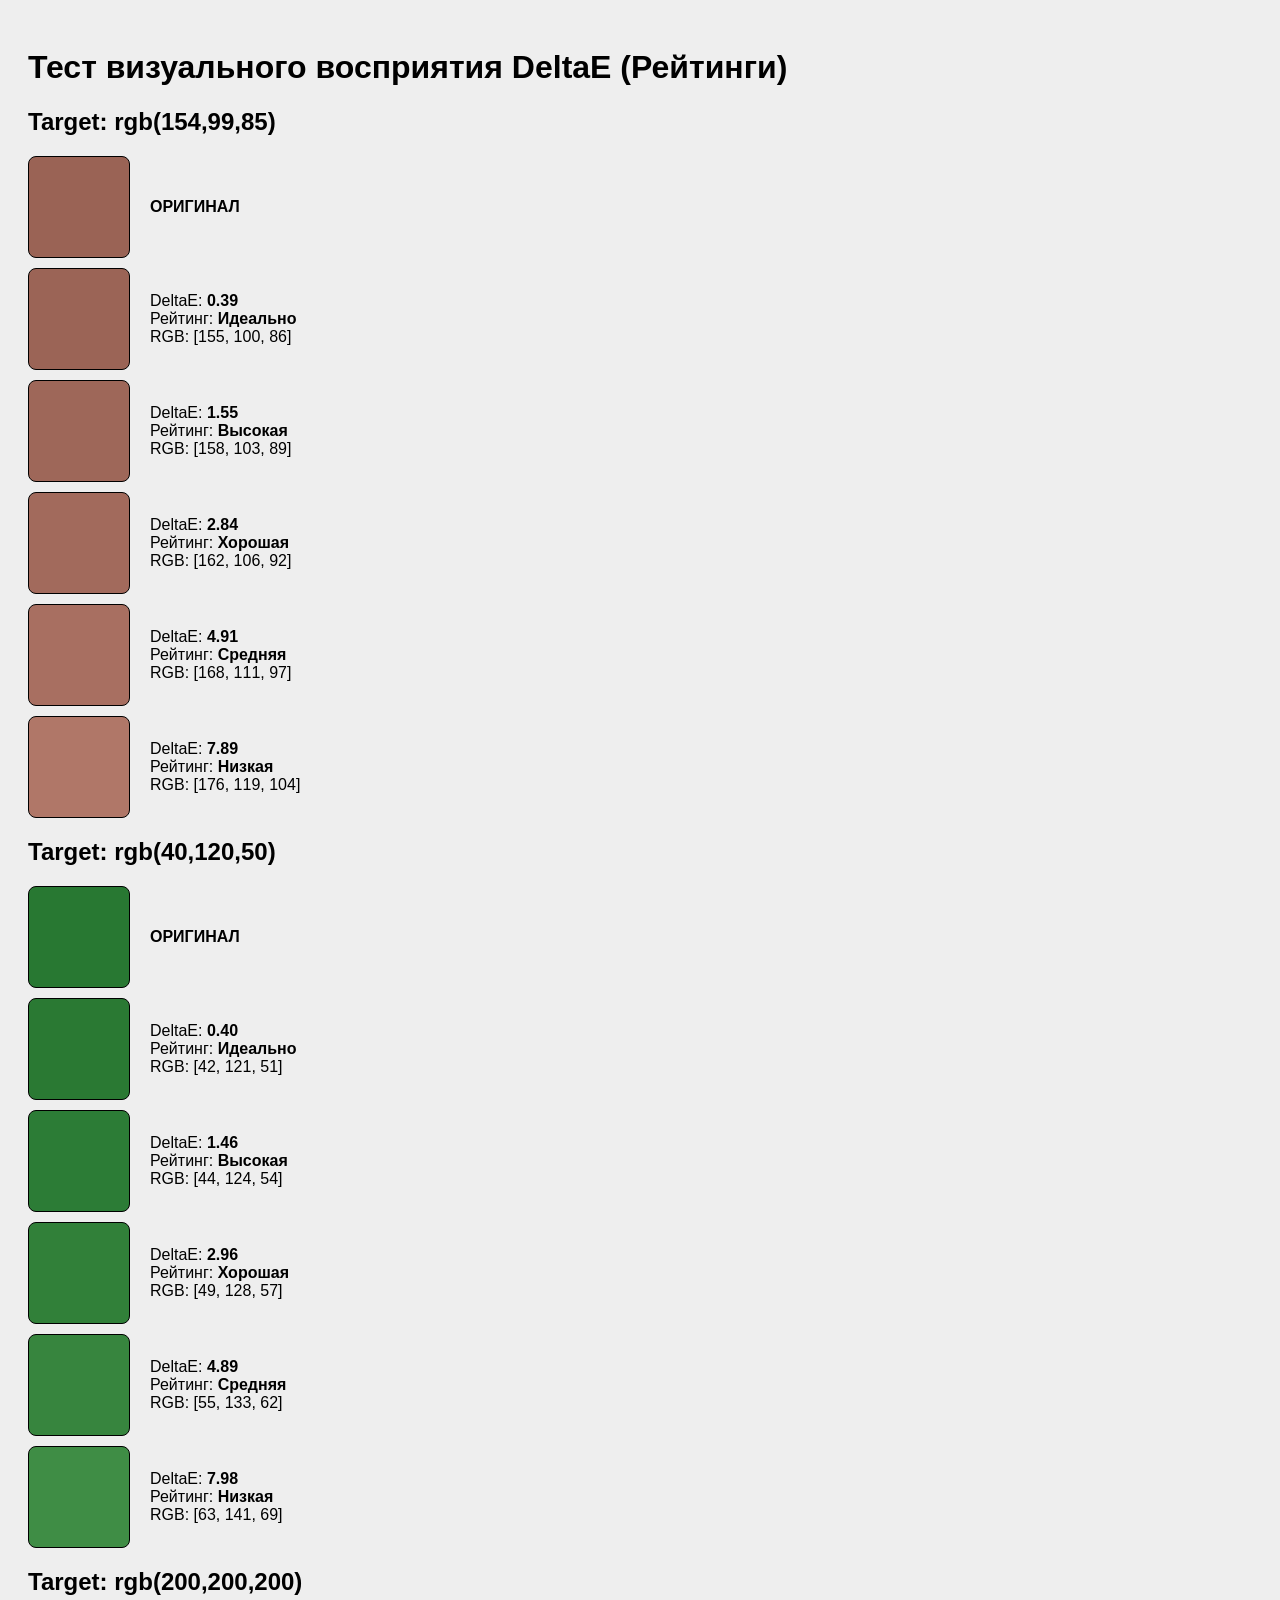
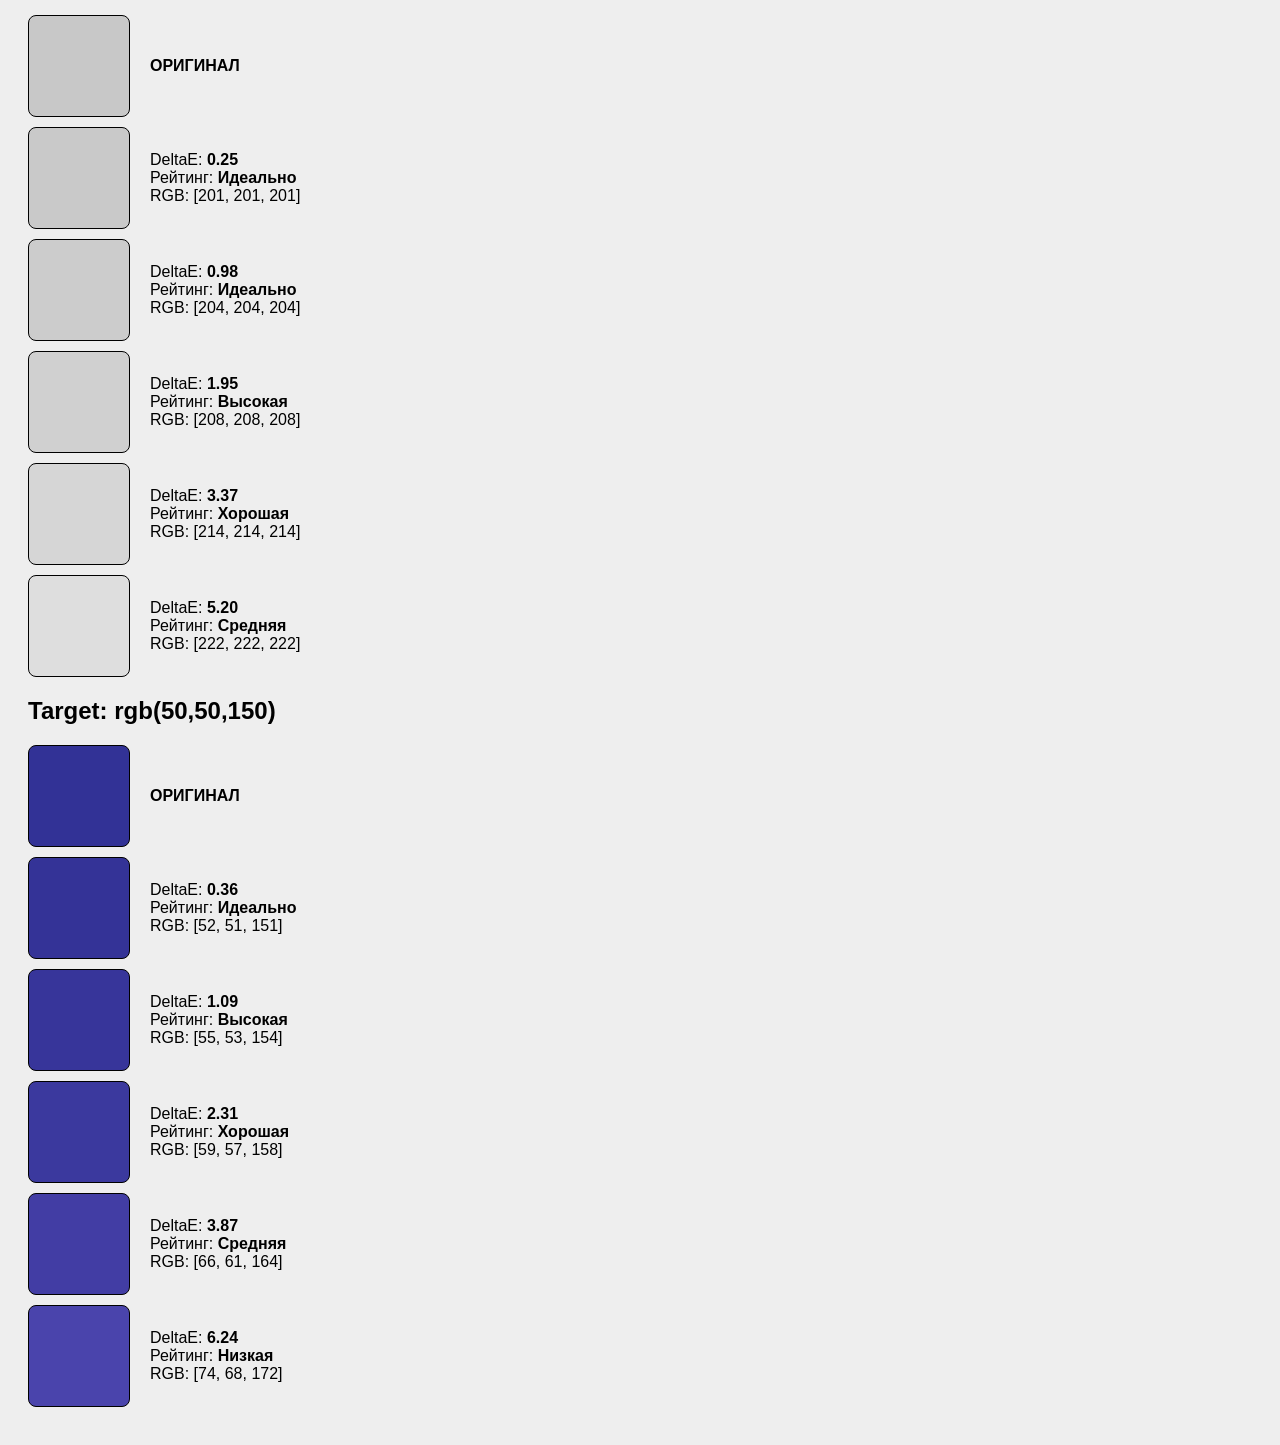
<file: delta_test.html>
<!DOCTYPE html>
  <html lang="ru">
  <head>
    <meta charset="UTF-8">
    <title>DeltaE Rating Test</title>
    <style>
      body { font-family: sans-serif; padding: 20px; background: #eee; }
      .row { display: flex; align-items: center; margin-bottom: 10px; }
      .color { width: 100px; height: 100px; border-radius: 8px; border: 1px solid #000; margin-right: 20px; }
      .info { font-size: 16px; }
    </style>
  </head>
  <body>
    <h1>Тест визуального восприятия DeltaE (Рейтинги)</h1>
  <h2>Target: rgb(154,99,85)</h2><div class="row">
      <div class="color" style="background: rgb(154,99,85)"></div>
      <div class="info"><strong>ОРИГИНАЛ</strong></div>
    </div><div class="row">
        <div class="color" style="background: rgb(155,100,86)"></div>
        <div class="info">
          DeltaE: <strong>0.39</strong><br>
          Рейтинг: <strong>Идеально</strong><br>
          RGB: [155, 100, 86]
        </div>
      </div><div class="row">
        <div class="color" style="background: rgb(158,103,89)"></div>
        <div class="info">
          DeltaE: <strong>1.55</strong><br>
          Рейтинг: <strong>Высокая</strong><br>
          RGB: [158, 103, 89]
        </div>
      </div><div class="row">
        <div class="color" style="background: rgb(162,106,92)"></div>
        <div class="info">
          DeltaE: <strong>2.84</strong><br>
          Рейтинг: <strong>Хорошая</strong><br>
          RGB: [162, 106, 92]
        </div>
      </div><div class="row">
        <div class="color" style="background: rgb(168,111,97)"></div>
        <div class="info">
          DeltaE: <strong>4.91</strong><br>
          Рейтинг: <strong>Средняя</strong><br>
          RGB: [168, 111, 97]
        </div>
      </div><div class="row">
        <div class="color" style="background: rgb(176,119,104)"></div>
        <div class="info">
          DeltaE: <strong>7.89</strong><br>
          Рейтинг: <strong>Низкая</strong><br>
          RGB: [176, 119, 104]
        </div>
      </div><h2>Target: rgb(40,120,50)</h2><div class="row">
      <div class="color" style="background: rgb(40,120,50)"></div>
      <div class="info"><strong>ОРИГИНАЛ</strong></div>
    </div><div class="row">
        <div class="color" style="background: rgb(42,121,51)"></div>
        <div class="info">
          DeltaE: <strong>0.40</strong><br>
          Рейтинг: <strong>Идеально</strong><br>
          RGB: [42, 121, 51]
        </div>
      </div><div class="row">
        <div class="color" style="background: rgb(44,124,54)"></div>
        <div class="info">
          DeltaE: <strong>1.46</strong><br>
          Рейтинг: <strong>Высокая</strong><br>
          RGB: [44, 124, 54]
        </div>
      </div><div class="row">
        <div class="color" style="background: rgb(49,128,57)"></div>
        <div class="info">
          DeltaE: <strong>2.96</strong><br>
          Рейтинг: <strong>Хорошая</strong><br>
          RGB: [49, 128, 57]
        </div>
      </div><div class="row">
        <div class="color" style="background: rgb(55,133,62)"></div>
        <div class="info">
          DeltaE: <strong>4.89</strong><br>
          Рейтинг: <strong>Средняя</strong><br>
          RGB: [55, 133, 62]
        </div>
      </div><div class="row">
        <div class="color" style="background: rgb(63,141,69)"></div>
        <div class="info">
          DeltaE: <strong>7.98</strong><br>
          Рейтинг: <strong>Низкая</strong><br>
          RGB: [63, 141, 69]
        </div>
      </div><h2>Target: rgb(200,200,200)</h2><div class="row">
      <div class="color" style="background: rgb(200,200,200)"></div>
      <div class="info"><strong>ОРИГИНАЛ</strong></div>
    </div><div class="row">
        <div class="color" style="background: rgb(201,201,201)"></div>
        <div class="info">
          DeltaE: <strong>0.25</strong><br>
          Рейтинг: <strong>Идеально</strong><br>
          RGB: [201, 201, 201]
        </div>
      </div><div class="row">
        <div class="color" style="background: rgb(204,204,204)"></div>
        <div class="info">
          DeltaE: <strong>0.98</strong><br>
          Рейтинг: <strong>Идеально</strong><br>
          RGB: [204, 204, 204]
        </div>
      </div><div class="row">
        <div class="color" style="background: rgb(208,208,208)"></div>
        <div class="info">
          DeltaE: <strong>1.95</strong><br>
          Рейтинг: <strong>Высокая</strong><br>
          RGB: [208, 208, 208]
        </div>
      </div><div class="row">
        <div class="color" style="background: rgb(214,214,214)"></div>
        <div class="info">
          DeltaE: <strong>3.37</strong><br>
          Рейтинг: <strong>Хорошая</strong><br>
          RGB: [214, 214, 214]
        </div>
      </div><div class="row">
        <div class="color" style="background: rgb(222,222,222)"></div>
        <div class="info">
          DeltaE: <strong>5.20</strong><br>
          Рейтинг: <strong>Средняя</strong><br>
          RGB: [222, 222, 222]
        </div>
      </div><h2>Target: rgb(50,50,150)</h2><div class="row">
      <div class="color" style="background: rgb(50,50,150)"></div>
      <div class="info"><strong>ОРИГИНАЛ</strong></div>
    </div><div class="row">
        <div class="color" style="background: rgb(52,51,151)"></div>
        <div class="info">
          DeltaE: <strong>0.36</strong><br>
          Рейтинг: <strong>Идеально</strong><br>
          RGB: [52, 51, 151]
        </div>
      </div><div class="row">
        <div class="color" style="background: rgb(55,53,154)"></div>
        <div class="info">
          DeltaE: <strong>1.09</strong><br>
          Рейтинг: <strong>Высокая</strong><br>
          RGB: [55, 53, 154]
        </div>
      </div><div class="row">
        <div class="color" style="background: rgb(59,57,158)"></div>
        <div class="info">
          DeltaE: <strong>2.31</strong><br>
          Рейтинг: <strong>Хорошая</strong><br>
          RGB: [59, 57, 158]
        </div>
      </div><div class="row">
        <div class="color" style="background: rgb(66,61,164)"></div>
        <div class="info">
          DeltaE: <strong>3.87</strong><br>
          Рейтинг: <strong>Средняя</strong><br>
          RGB: [66, 61, 164]
        </div>
      </div><div class="row">
        <div class="color" style="background: rgb(74,68,172)"></div>
        <div class="info">
          DeltaE: <strong>6.24</strong><br>
          Рейтинг: <strong>Низкая</strong><br>
          RGB: [74, 68, 172]
        </div>
      </div></body></html>
</file>
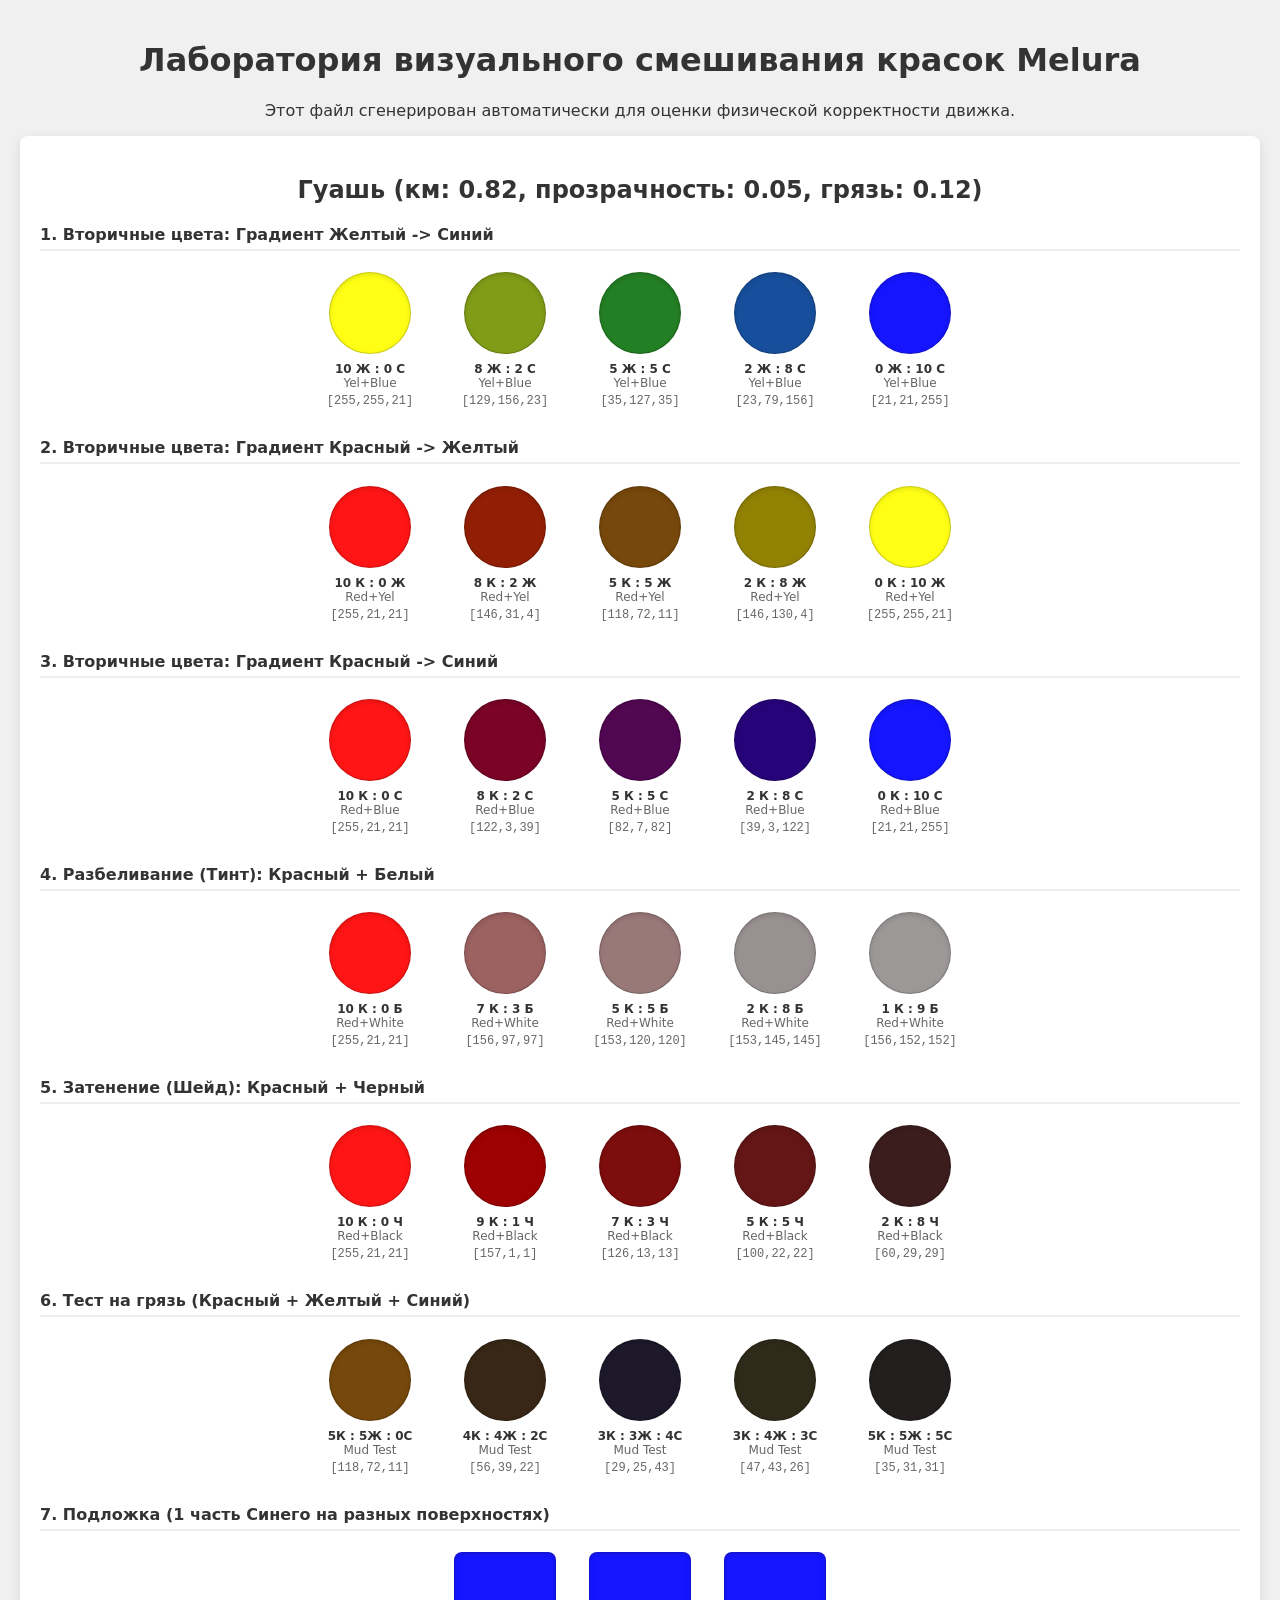
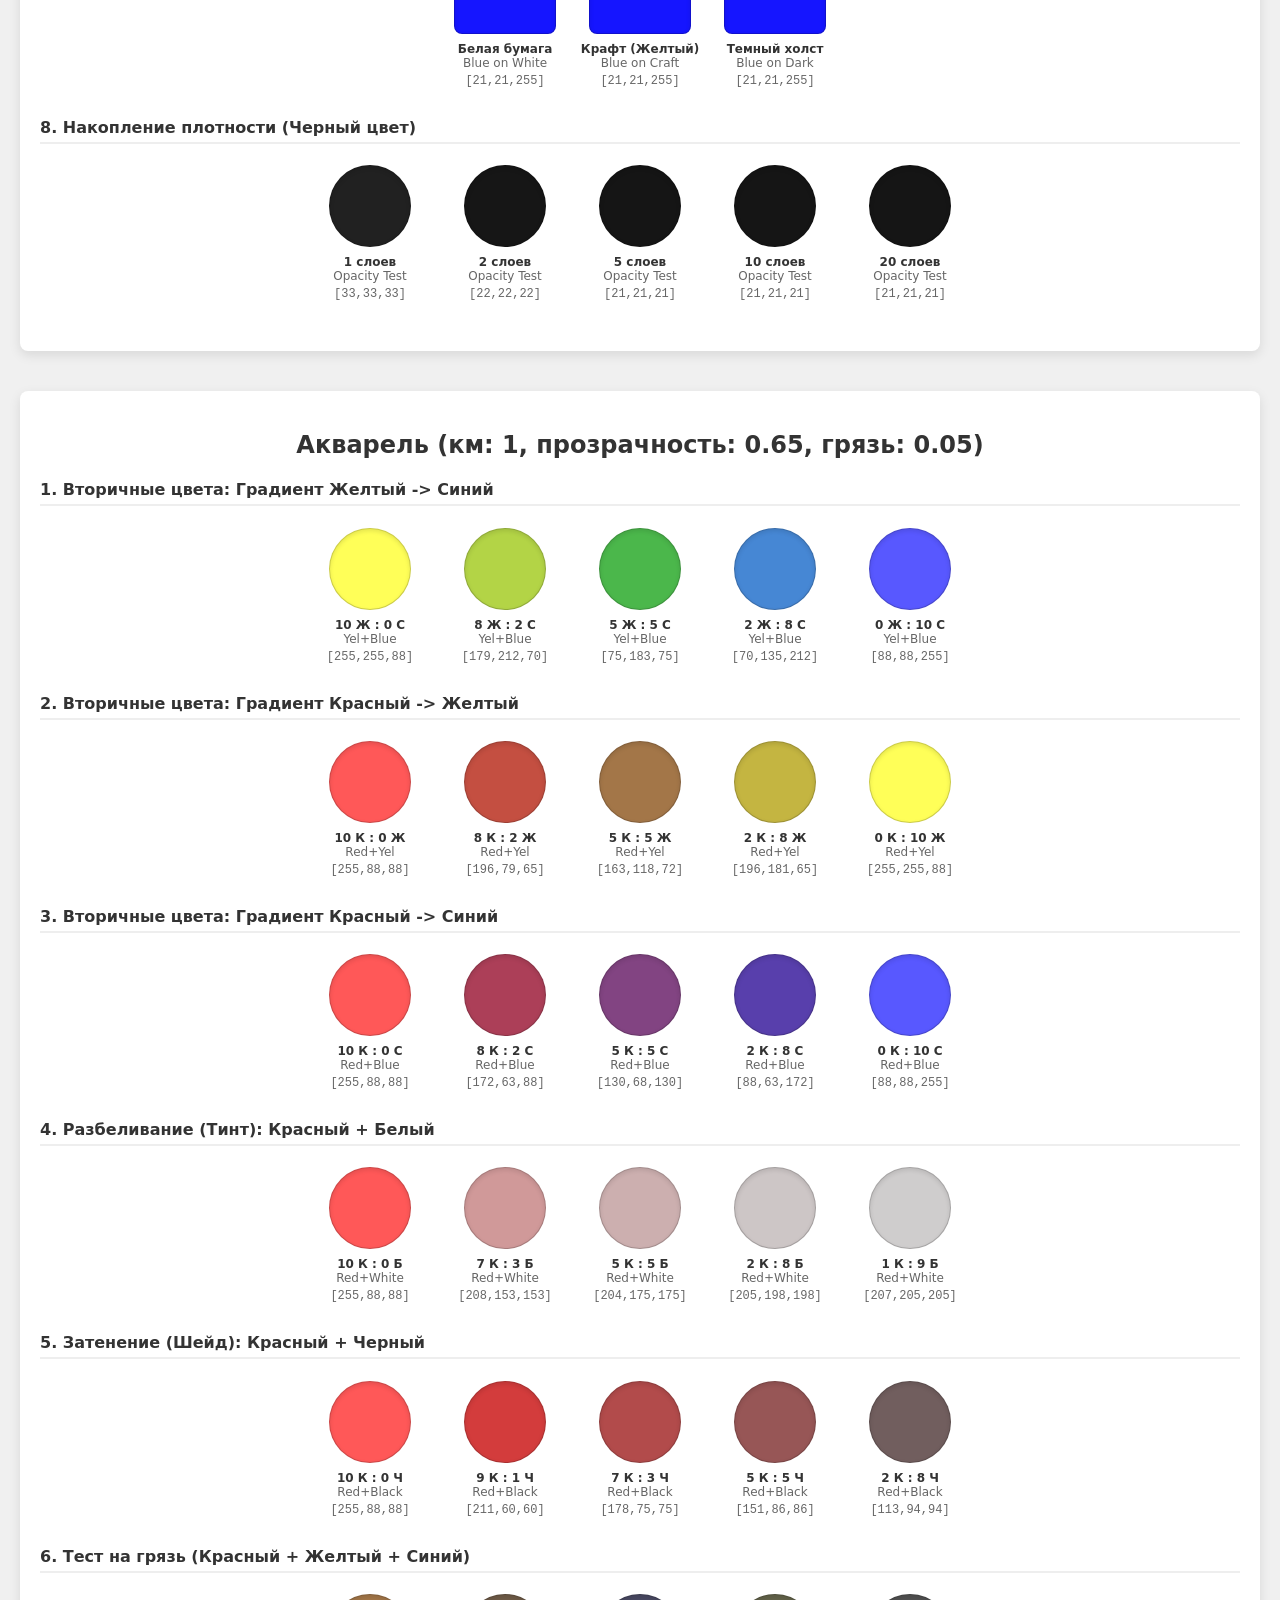
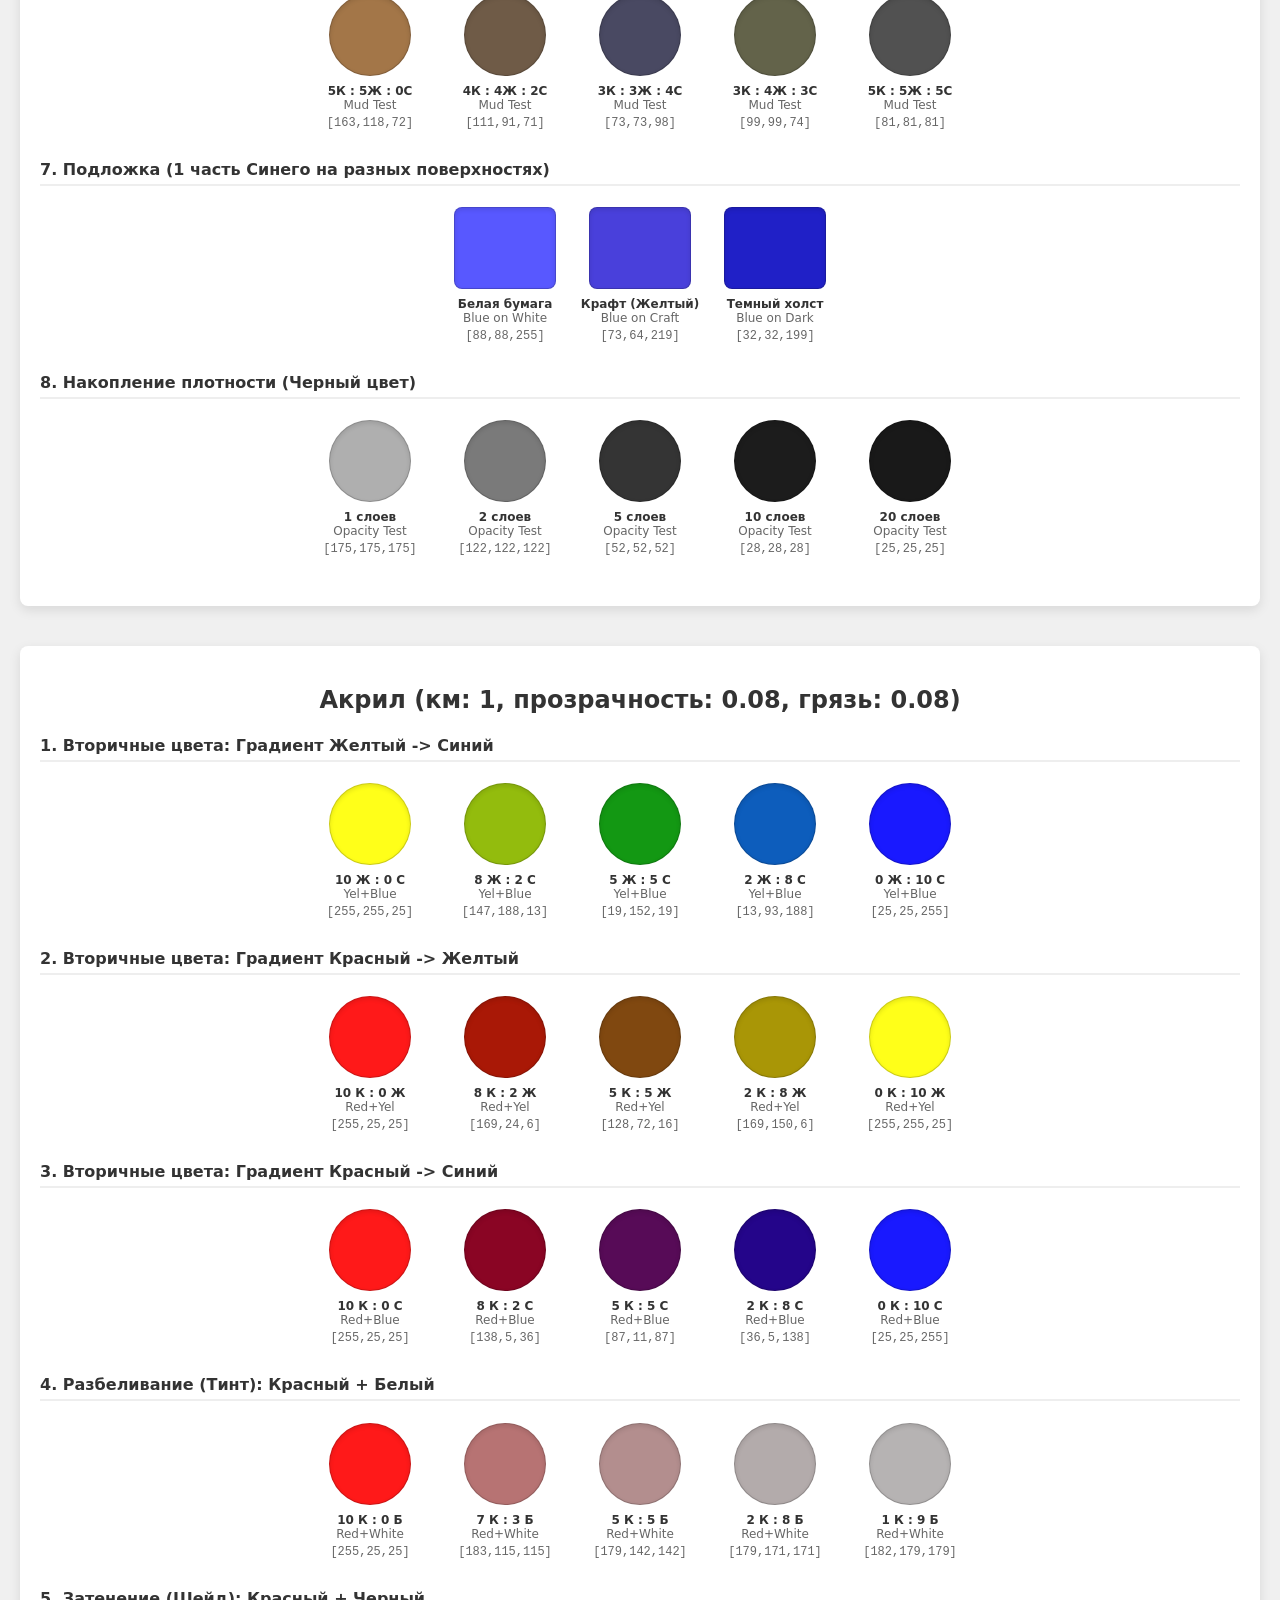
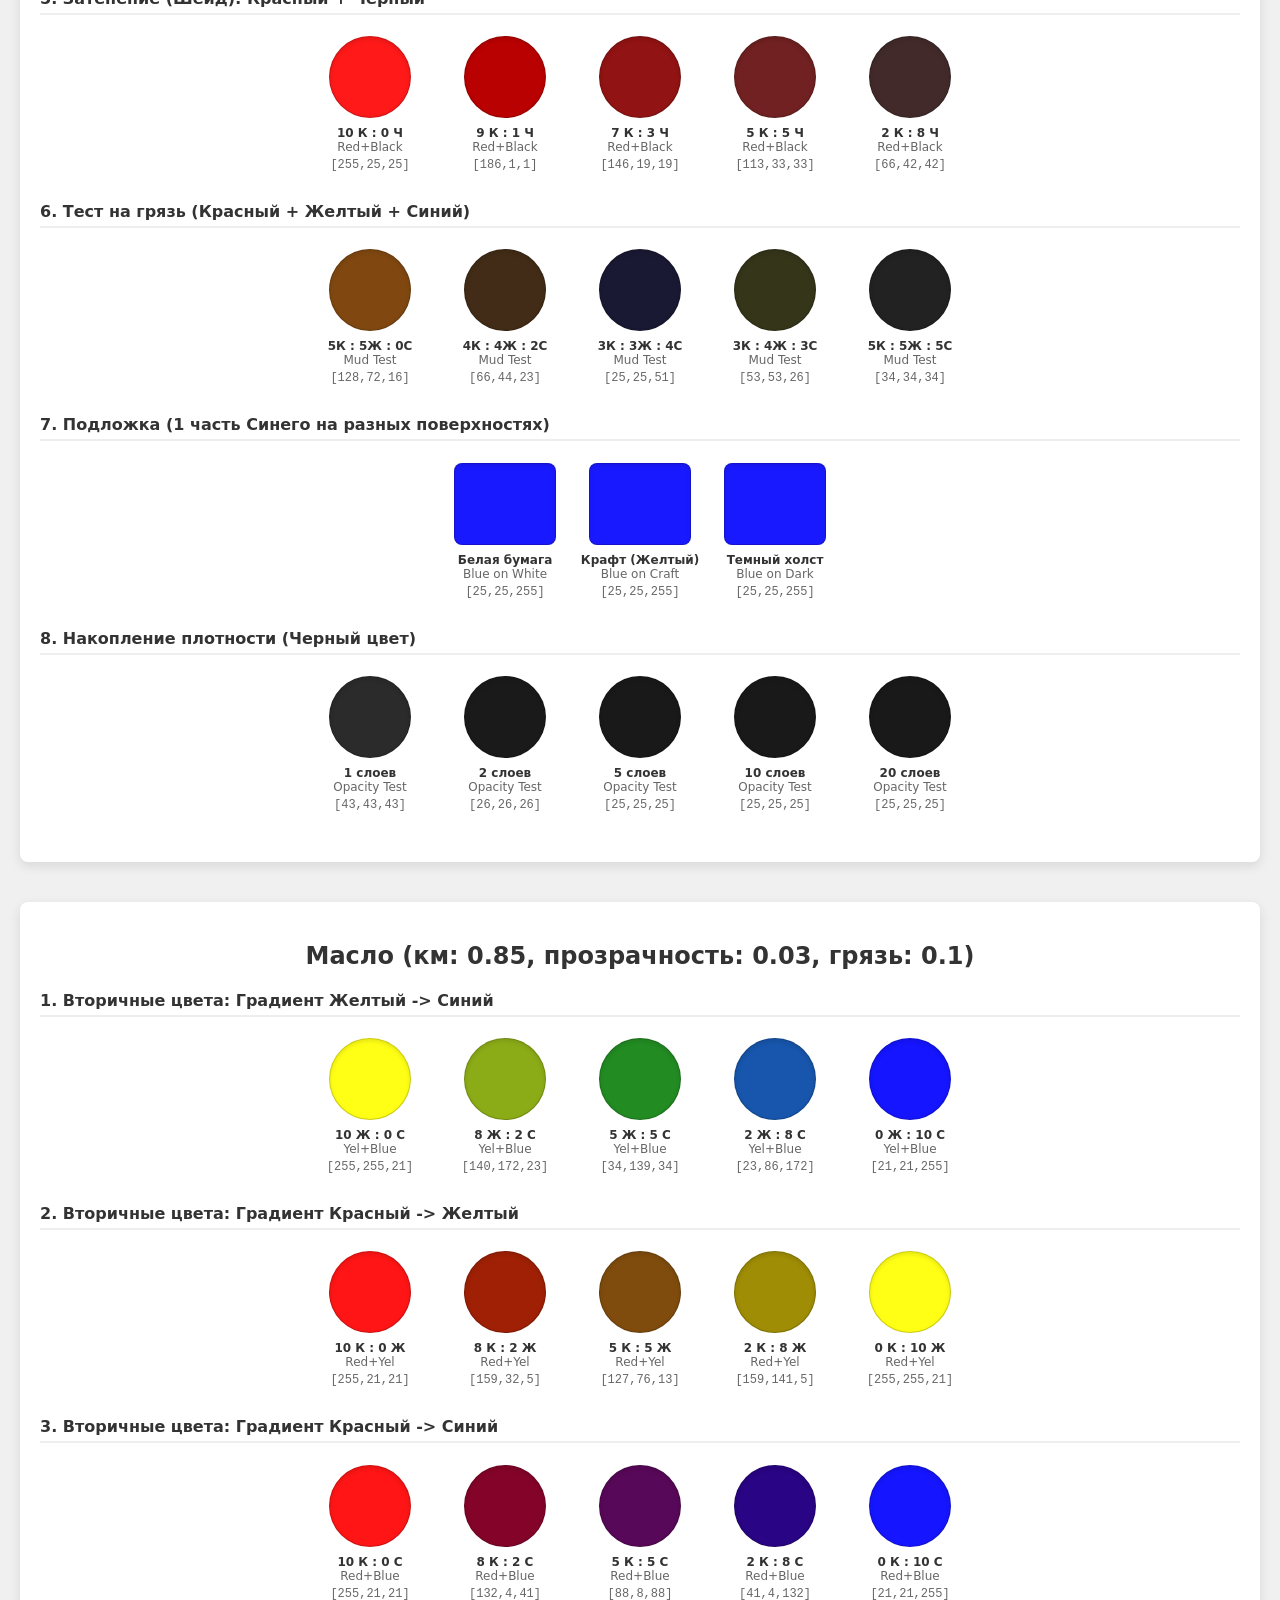
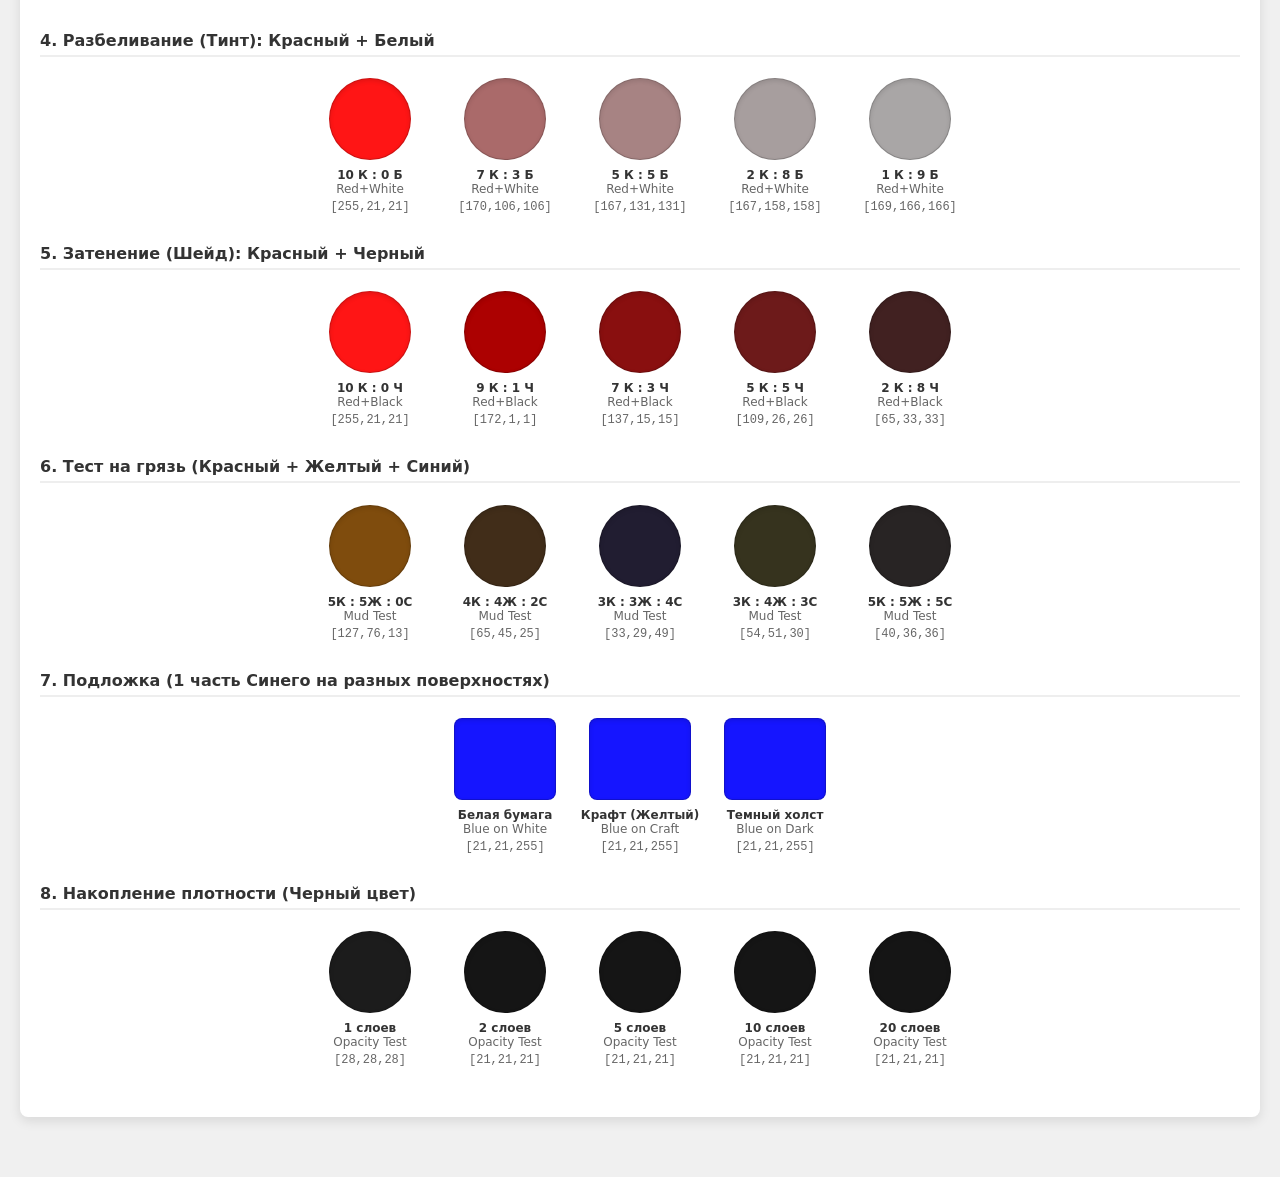
<file: visual_test.html>
<!DOCTYPE html>
<html lang="ru">
<head>
  <meta charset="UTF-8">
  <title>Масштабный визуальный тест смешивания красок</title>
  <style>
    body { font-family: system-ui, sans-serif; background: #f0f0f0; color: #333; margin: 0; padding: 20px; }
    h1, h2, h3 { text-align: center; }
    .profile-section { background: #fff; border-radius: 8px; padding: 20px; margin-bottom: 40px; box-shadow: 0 4px 12px rgba(0,0,0,0.1); }
    .test-group { margin-bottom: 30px; }
    .test-group h4 { border-bottom: 2px solid #eee; padding-bottom: 5px; }
    .swatch-container { display: flex; flex-wrap: wrap; gap: 15px; justify-content: center; }
    .swatch-card { display: flex; flex-direction: column; align-items: center; width: 120px; text-align: center; font-size: 12px; }
    .swatch { width: 80px; height: 80px; border-radius: 50%; border: 1px solid rgba(0,0,0,0.2); box-shadow: inset 0 2px 4px rgba(0,0,0,0.1); margin-bottom: 8px; }
    .swatch.rect { border-radius: 8px; width: 100px; }
    .desc { color: #666; }
  </style>
</head>
<body>
  <h1>Лаборатория визуального смешивания красок Melura</h1>
  <p style="text-align:center;">Этот файл сгенерирован автоматически для оценки физической корректности движка.</p>
<div class="profile-section">
    <h2>Гуашь (км: 0.82, прозрачность: 0.05, грязь: 0.12)</h2><div class="test-group"><h4>1. Вторичные цвета: Градиент Желтый -> Синий</h4><div class="swatch-container">
    <div class="swatch-card">
      <div class="swatch " style="background-color: rgb(255,255,21)"></div>
      <strong>10 Ж : 0 С</strong>
      <span class="desc">Yel+Blue</span>
      <span class="desc" style="font-family:monospace; margin-top:4px;">[255,255,21]</span>
    </div>
  
    <div class="swatch-card">
      <div class="swatch " style="background-color: rgb(129,156,23)"></div>
      <strong>8 Ж : 2 С</strong>
      <span class="desc">Yel+Blue</span>
      <span class="desc" style="font-family:monospace; margin-top:4px;">[129,156,23]</span>
    </div>
  
    <div class="swatch-card">
      <div class="swatch " style="background-color: rgb(35,127,35)"></div>
      <strong>5 Ж : 5 С</strong>
      <span class="desc">Yel+Blue</span>
      <span class="desc" style="font-family:monospace; margin-top:4px;">[35,127,35]</span>
    </div>
  
    <div class="swatch-card">
      <div class="swatch " style="background-color: rgb(23,79,156)"></div>
      <strong>2 Ж : 8 С</strong>
      <span class="desc">Yel+Blue</span>
      <span class="desc" style="font-family:monospace; margin-top:4px;">[23,79,156]</span>
    </div>
  
    <div class="swatch-card">
      <div class="swatch " style="background-color: rgb(21,21,255)"></div>
      <strong>0 Ж : 10 С</strong>
      <span class="desc">Yel+Blue</span>
      <span class="desc" style="font-family:monospace; margin-top:4px;">[21,21,255]</span>
    </div>
  </div></div><div class="test-group"><h4>2. Вторичные цвета: Градиент Красный -> Желтый</h4><div class="swatch-container">
    <div class="swatch-card">
      <div class="swatch " style="background-color: rgb(255,21,21)"></div>
      <strong>10 К : 0 Ж</strong>
      <span class="desc">Red+Yel</span>
      <span class="desc" style="font-family:monospace; margin-top:4px;">[255,21,21]</span>
    </div>
  
    <div class="swatch-card">
      <div class="swatch " style="background-color: rgb(146,31,4)"></div>
      <strong>8 К : 2 Ж</strong>
      <span class="desc">Red+Yel</span>
      <span class="desc" style="font-family:monospace; margin-top:4px;">[146,31,4]</span>
    </div>
  
    <div class="swatch-card">
      <div class="swatch " style="background-color: rgb(118,72,11)"></div>
      <strong>5 К : 5 Ж</strong>
      <span class="desc">Red+Yel</span>
      <span class="desc" style="font-family:monospace; margin-top:4px;">[118,72,11]</span>
    </div>
  
    <div class="swatch-card">
      <div class="swatch " style="background-color: rgb(146,130,4)"></div>
      <strong>2 К : 8 Ж</strong>
      <span class="desc">Red+Yel</span>
      <span class="desc" style="font-family:monospace; margin-top:4px;">[146,130,4]</span>
    </div>
  
    <div class="swatch-card">
      <div class="swatch " style="background-color: rgb(255,255,21)"></div>
      <strong>0 К : 10 Ж</strong>
      <span class="desc">Red+Yel</span>
      <span class="desc" style="font-family:monospace; margin-top:4px;">[255,255,21]</span>
    </div>
  </div></div><div class="test-group"><h4>3. Вторичные цвета: Градиент Красный -> Синий</h4><div class="swatch-container">
    <div class="swatch-card">
      <div class="swatch " style="background-color: rgb(255,21,21)"></div>
      <strong>10 К : 0 С</strong>
      <span class="desc">Red+Blue</span>
      <span class="desc" style="font-family:monospace; margin-top:4px;">[255,21,21]</span>
    </div>
  
    <div class="swatch-card">
      <div class="swatch " style="background-color: rgb(122,3,39)"></div>
      <strong>8 К : 2 С</strong>
      <span class="desc">Red+Blue</span>
      <span class="desc" style="font-family:monospace; margin-top:4px;">[122,3,39]</span>
    </div>
  
    <div class="swatch-card">
      <div class="swatch " style="background-color: rgb(82,7,82)"></div>
      <strong>5 К : 5 С</strong>
      <span class="desc">Red+Blue</span>
      <span class="desc" style="font-family:monospace; margin-top:4px;">[82,7,82]</span>
    </div>
  
    <div class="swatch-card">
      <div class="swatch " style="background-color: rgb(39,3,122)"></div>
      <strong>2 К : 8 С</strong>
      <span class="desc">Red+Blue</span>
      <span class="desc" style="font-family:monospace; margin-top:4px;">[39,3,122]</span>
    </div>
  
    <div class="swatch-card">
      <div class="swatch " style="background-color: rgb(21,21,255)"></div>
      <strong>0 К : 10 С</strong>
      <span class="desc">Red+Blue</span>
      <span class="desc" style="font-family:monospace; margin-top:4px;">[21,21,255]</span>
    </div>
  </div></div><div class="test-group"><h4>4. Разбеливание (Тинт): Красный + Белый</h4><div class="swatch-container">
    <div class="swatch-card">
      <div class="swatch " style="background-color: rgb(255,21,21)"></div>
      <strong>10 К : 0 Б</strong>
      <span class="desc">Red+White</span>
      <span class="desc" style="font-family:monospace; margin-top:4px;">[255,21,21]</span>
    </div>
  
    <div class="swatch-card">
      <div class="swatch " style="background-color: rgb(156,97,97)"></div>
      <strong>7 К : 3 Б</strong>
      <span class="desc">Red+White</span>
      <span class="desc" style="font-family:monospace; margin-top:4px;">[156,97,97]</span>
    </div>
  
    <div class="swatch-card">
      <div class="swatch " style="background-color: rgb(153,120,120)"></div>
      <strong>5 К : 5 Б</strong>
      <span class="desc">Red+White</span>
      <span class="desc" style="font-family:monospace; margin-top:4px;">[153,120,120]</span>
    </div>
  
    <div class="swatch-card">
      <div class="swatch " style="background-color: rgb(153,145,145)"></div>
      <strong>2 К : 8 Б</strong>
      <span class="desc">Red+White</span>
      <span class="desc" style="font-family:monospace; margin-top:4px;">[153,145,145]</span>
    </div>
  
    <div class="swatch-card">
      <div class="swatch " style="background-color: rgb(156,152,152)"></div>
      <strong>1 К : 9 Б</strong>
      <span class="desc">Red+White</span>
      <span class="desc" style="font-family:monospace; margin-top:4px;">[156,152,152]</span>
    </div>
  </div></div><div class="test-group"><h4>5. Затенение (Шейд): Красный + Черный</h4><div class="swatch-container">
    <div class="swatch-card">
      <div class="swatch " style="background-color: rgb(255,21,21)"></div>
      <strong>10 К : 0 Ч</strong>
      <span class="desc">Red+Black</span>
      <span class="desc" style="font-family:monospace; margin-top:4px;">[255,21,21]</span>
    </div>
  
    <div class="swatch-card">
      <div class="swatch " style="background-color: rgb(157,1,1)"></div>
      <strong>9 К : 1 Ч</strong>
      <span class="desc">Red+Black</span>
      <span class="desc" style="font-family:monospace; margin-top:4px;">[157,1,1]</span>
    </div>
  
    <div class="swatch-card">
      <div class="swatch " style="background-color: rgb(126,13,13)"></div>
      <strong>7 К : 3 Ч</strong>
      <span class="desc">Red+Black</span>
      <span class="desc" style="font-family:monospace; margin-top:4px;">[126,13,13]</span>
    </div>
  
    <div class="swatch-card">
      <div class="swatch " style="background-color: rgb(100,22,22)"></div>
      <strong>5 К : 5 Ч</strong>
      <span class="desc">Red+Black</span>
      <span class="desc" style="font-family:monospace; margin-top:4px;">[100,22,22]</span>
    </div>
  
    <div class="swatch-card">
      <div class="swatch " style="background-color: rgb(60,29,29)"></div>
      <strong>2 К : 8 Ч</strong>
      <span class="desc">Red+Black</span>
      <span class="desc" style="font-family:monospace; margin-top:4px;">[60,29,29]</span>
    </div>
  </div></div><div class="test-group"><h4>6. Тест на грязь (Красный + Желтый + Синий)</h4><div class="swatch-container">
    <div class="swatch-card">
      <div class="swatch " style="background-color: rgb(118,72,11)"></div>
      <strong>5К : 5Ж : 0С</strong>
      <span class="desc">Mud Test</span>
      <span class="desc" style="font-family:monospace; margin-top:4px;">[118,72,11]</span>
    </div>
  
    <div class="swatch-card">
      <div class="swatch " style="background-color: rgb(56,39,22)"></div>
      <strong>4К : 4Ж : 2С</strong>
      <span class="desc">Mud Test</span>
      <span class="desc" style="font-family:monospace; margin-top:4px;">[56,39,22]</span>
    </div>
  
    <div class="swatch-card">
      <div class="swatch " style="background-color: rgb(29,25,43)"></div>
      <strong>3К : 3Ж : 4С</strong>
      <span class="desc">Mud Test</span>
      <span class="desc" style="font-family:monospace; margin-top:4px;">[29,25,43]</span>
    </div>
  
    <div class="swatch-card">
      <div class="swatch " style="background-color: rgb(47,43,26)"></div>
      <strong>3К : 4Ж : 3С</strong>
      <span class="desc">Mud Test</span>
      <span class="desc" style="font-family:monospace; margin-top:4px;">[47,43,26]</span>
    </div>
  
    <div class="swatch-card">
      <div class="swatch " style="background-color: rgb(35,31,31)"></div>
      <strong>5К : 5Ж : 5С</strong>
      <span class="desc">Mud Test</span>
      <span class="desc" style="font-family:monospace; margin-top:4px;">[35,31,31]</span>
    </div>
  </div></div><div class="test-group"><h4>7. Подложка (1 часть Синего на разных поверхностях)</h4><div class="swatch-container">
    <div class="swatch-card">
      <div class="swatch rect" style="background-color: rgb(21,21,255)"></div>
      <strong>Белая бумага</strong>
      <span class="desc">Blue on White</span>
      <span class="desc" style="font-family:monospace; margin-top:4px;">[21,21,255]</span>
    </div>
  
    <div class="swatch-card">
      <div class="swatch rect" style="background-color: rgb(21,21,255)"></div>
      <strong>Крафт (Желтый)</strong>
      <span class="desc">Blue on Craft</span>
      <span class="desc" style="font-family:monospace; margin-top:4px;">[21,21,255]</span>
    </div>
  
    <div class="swatch-card">
      <div class="swatch rect" style="background-color: rgb(21,21,255)"></div>
      <strong>Темный холст</strong>
      <span class="desc">Blue on Dark</span>
      <span class="desc" style="font-family:monospace; margin-top:4px;">[21,21,255]</span>
    </div>
  </div></div><div class="test-group"><h4>8. Накопление плотности (Черный цвет)</h4><div class="swatch-container">
    <div class="swatch-card">
      <div class="swatch " style="background-color: rgb(33,33,33)"></div>
      <strong>1 слоев</strong>
      <span class="desc">Opacity Test</span>
      <span class="desc" style="font-family:monospace; margin-top:4px;">[33,33,33]</span>
    </div>
  
    <div class="swatch-card">
      <div class="swatch " style="background-color: rgb(22,22,22)"></div>
      <strong>2 слоев</strong>
      <span class="desc">Opacity Test</span>
      <span class="desc" style="font-family:monospace; margin-top:4px;">[22,22,22]</span>
    </div>
  
    <div class="swatch-card">
      <div class="swatch " style="background-color: rgb(21,21,21)"></div>
      <strong>5 слоев</strong>
      <span class="desc">Opacity Test</span>
      <span class="desc" style="font-family:monospace; margin-top:4px;">[21,21,21]</span>
    </div>
  
    <div class="swatch-card">
      <div class="swatch " style="background-color: rgb(21,21,21)"></div>
      <strong>10 слоев</strong>
      <span class="desc">Opacity Test</span>
      <span class="desc" style="font-family:monospace; margin-top:4px;">[21,21,21]</span>
    </div>
  
    <div class="swatch-card">
      <div class="swatch " style="background-color: rgb(21,21,21)"></div>
      <strong>20 слоев</strong>
      <span class="desc">Opacity Test</span>
      <span class="desc" style="font-family:monospace; margin-top:4px;">[21,21,21]</span>
    </div>
  </div></div></div><div class="profile-section">
    <h2>Акварель (км: 1, прозрачность: 0.65, грязь: 0.05)</h2><div class="test-group"><h4>1. Вторичные цвета: Градиент Желтый -> Синий</h4><div class="swatch-container">
    <div class="swatch-card">
      <div class="swatch " style="background-color: rgb(255,255,88)"></div>
      <strong>10 Ж : 0 С</strong>
      <span class="desc">Yel+Blue</span>
      <span class="desc" style="font-family:monospace; margin-top:4px;">[255,255,88]</span>
    </div>
  
    <div class="swatch-card">
      <div class="swatch " style="background-color: rgb(179,212,70)"></div>
      <strong>8 Ж : 2 С</strong>
      <span class="desc">Yel+Blue</span>
      <span class="desc" style="font-family:monospace; margin-top:4px;">[179,212,70]</span>
    </div>
  
    <div class="swatch-card">
      <div class="swatch " style="background-color: rgb(75,183,75)"></div>
      <strong>5 Ж : 5 С</strong>
      <span class="desc">Yel+Blue</span>
      <span class="desc" style="font-family:monospace; margin-top:4px;">[75,183,75]</span>
    </div>
  
    <div class="swatch-card">
      <div class="swatch " style="background-color: rgb(70,135,212)"></div>
      <strong>2 Ж : 8 С</strong>
      <span class="desc">Yel+Blue</span>
      <span class="desc" style="font-family:monospace; margin-top:4px;">[70,135,212]</span>
    </div>
  
    <div class="swatch-card">
      <div class="swatch " style="background-color: rgb(88,88,255)"></div>
      <strong>0 Ж : 10 С</strong>
      <span class="desc">Yel+Blue</span>
      <span class="desc" style="font-family:monospace; margin-top:4px;">[88,88,255]</span>
    </div>
  </div></div><div class="test-group"><h4>2. Вторичные цвета: Градиент Красный -> Желтый</h4><div class="swatch-container">
    <div class="swatch-card">
      <div class="swatch " style="background-color: rgb(255,88,88)"></div>
      <strong>10 К : 0 Ж</strong>
      <span class="desc">Red+Yel</span>
      <span class="desc" style="font-family:monospace; margin-top:4px;">[255,88,88]</span>
    </div>
  
    <div class="swatch-card">
      <div class="swatch " style="background-color: rgb(196,79,65)"></div>
      <strong>8 К : 2 Ж</strong>
      <span class="desc">Red+Yel</span>
      <span class="desc" style="font-family:monospace; margin-top:4px;">[196,79,65]</span>
    </div>
  
    <div class="swatch-card">
      <div class="swatch " style="background-color: rgb(163,118,72)"></div>
      <strong>5 К : 5 Ж</strong>
      <span class="desc">Red+Yel</span>
      <span class="desc" style="font-family:monospace; margin-top:4px;">[163,118,72]</span>
    </div>
  
    <div class="swatch-card">
      <div class="swatch " style="background-color: rgb(196,181,65)"></div>
      <strong>2 К : 8 Ж</strong>
      <span class="desc">Red+Yel</span>
      <span class="desc" style="font-family:monospace; margin-top:4px;">[196,181,65]</span>
    </div>
  
    <div class="swatch-card">
      <div class="swatch " style="background-color: rgb(255,255,88)"></div>
      <strong>0 К : 10 Ж</strong>
      <span class="desc">Red+Yel</span>
      <span class="desc" style="font-family:monospace; margin-top:4px;">[255,255,88]</span>
    </div>
  </div></div><div class="test-group"><h4>3. Вторичные цвета: Градиент Красный -> Синий</h4><div class="swatch-container">
    <div class="swatch-card">
      <div class="swatch " style="background-color: rgb(255,88,88)"></div>
      <strong>10 К : 0 С</strong>
      <span class="desc">Red+Blue</span>
      <span class="desc" style="font-family:monospace; margin-top:4px;">[255,88,88]</span>
    </div>
  
    <div class="swatch-card">
      <div class="swatch " style="background-color: rgb(172,63,88)"></div>
      <strong>8 К : 2 С</strong>
      <span class="desc">Red+Blue</span>
      <span class="desc" style="font-family:monospace; margin-top:4px;">[172,63,88]</span>
    </div>
  
    <div class="swatch-card">
      <div class="swatch " style="background-color: rgb(130,68,130)"></div>
      <strong>5 К : 5 С</strong>
      <span class="desc">Red+Blue</span>
      <span class="desc" style="font-family:monospace; margin-top:4px;">[130,68,130]</span>
    </div>
  
    <div class="swatch-card">
      <div class="swatch " style="background-color: rgb(88,63,172)"></div>
      <strong>2 К : 8 С</strong>
      <span class="desc">Red+Blue</span>
      <span class="desc" style="font-family:monospace; margin-top:4px;">[88,63,172]</span>
    </div>
  
    <div class="swatch-card">
      <div class="swatch " style="background-color: rgb(88,88,255)"></div>
      <strong>0 К : 10 С</strong>
      <span class="desc">Red+Blue</span>
      <span class="desc" style="font-family:monospace; margin-top:4px;">[88,88,255]</span>
    </div>
  </div></div><div class="test-group"><h4>4. Разбеливание (Тинт): Красный + Белый</h4><div class="swatch-container">
    <div class="swatch-card">
      <div class="swatch " style="background-color: rgb(255,88,88)"></div>
      <strong>10 К : 0 Б</strong>
      <span class="desc">Red+White</span>
      <span class="desc" style="font-family:monospace; margin-top:4px;">[255,88,88]</span>
    </div>
  
    <div class="swatch-card">
      <div class="swatch " style="background-color: rgb(208,153,153)"></div>
      <strong>7 К : 3 Б</strong>
      <span class="desc">Red+White</span>
      <span class="desc" style="font-family:monospace; margin-top:4px;">[208,153,153]</span>
    </div>
  
    <div class="swatch-card">
      <div class="swatch " style="background-color: rgb(204,175,175)"></div>
      <strong>5 К : 5 Б</strong>
      <span class="desc">Red+White</span>
      <span class="desc" style="font-family:monospace; margin-top:4px;">[204,175,175]</span>
    </div>
  
    <div class="swatch-card">
      <div class="swatch " style="background-color: rgb(205,198,198)"></div>
      <strong>2 К : 8 Б</strong>
      <span class="desc">Red+White</span>
      <span class="desc" style="font-family:monospace; margin-top:4px;">[205,198,198]</span>
    </div>
  
    <div class="swatch-card">
      <div class="swatch " style="background-color: rgb(207,205,205)"></div>
      <strong>1 К : 9 Б</strong>
      <span class="desc">Red+White</span>
      <span class="desc" style="font-family:monospace; margin-top:4px;">[207,205,205]</span>
    </div>
  </div></div><div class="test-group"><h4>5. Затенение (Шейд): Красный + Черный</h4><div class="swatch-container">
    <div class="swatch-card">
      <div class="swatch " style="background-color: rgb(255,88,88)"></div>
      <strong>10 К : 0 Ч</strong>
      <span class="desc">Red+Black</span>
      <span class="desc" style="font-family:monospace; margin-top:4px;">[255,88,88]</span>
    </div>
  
    <div class="swatch-card">
      <div class="swatch " style="background-color: rgb(211,60,60)"></div>
      <strong>9 К : 1 Ч</strong>
      <span class="desc">Red+Black</span>
      <span class="desc" style="font-family:monospace; margin-top:4px;">[211,60,60]</span>
    </div>
  
    <div class="swatch-card">
      <div class="swatch " style="background-color: rgb(178,75,75)"></div>
      <strong>7 К : 3 Ч</strong>
      <span class="desc">Red+Black</span>
      <span class="desc" style="font-family:monospace; margin-top:4px;">[178,75,75]</span>
    </div>
  
    <div class="swatch-card">
      <div class="swatch " style="background-color: rgb(151,86,86)"></div>
      <strong>5 К : 5 Ч</strong>
      <span class="desc">Red+Black</span>
      <span class="desc" style="font-family:monospace; margin-top:4px;">[151,86,86]</span>
    </div>
  
    <div class="swatch-card">
      <div class="swatch " style="background-color: rgb(113,94,94)"></div>
      <strong>2 К : 8 Ч</strong>
      <span class="desc">Red+Black</span>
      <span class="desc" style="font-family:monospace; margin-top:4px;">[113,94,94]</span>
    </div>
  </div></div><div class="test-group"><h4>6. Тест на грязь (Красный + Желтый + Синий)</h4><div class="swatch-container">
    <div class="swatch-card">
      <div class="swatch " style="background-color: rgb(163,118,72)"></div>
      <strong>5К : 5Ж : 0С</strong>
      <span class="desc">Mud Test</span>
      <span class="desc" style="font-family:monospace; margin-top:4px;">[163,118,72]</span>
    </div>
  
    <div class="swatch-card">
      <div class="swatch " style="background-color: rgb(111,91,71)"></div>
      <strong>4К : 4Ж : 2С</strong>
      <span class="desc">Mud Test</span>
      <span class="desc" style="font-family:monospace; margin-top:4px;">[111,91,71]</span>
    </div>
  
    <div class="swatch-card">
      <div class="swatch " style="background-color: rgb(73,73,98)"></div>
      <strong>3К : 3Ж : 4С</strong>
      <span class="desc">Mud Test</span>
      <span class="desc" style="font-family:monospace; margin-top:4px;">[73,73,98]</span>
    </div>
  
    <div class="swatch-card">
      <div class="swatch " style="background-color: rgb(99,99,74)"></div>
      <strong>3К : 4Ж : 3С</strong>
      <span class="desc">Mud Test</span>
      <span class="desc" style="font-family:monospace; margin-top:4px;">[99,99,74]</span>
    </div>
  
    <div class="swatch-card">
      <div class="swatch " style="background-color: rgb(81,81,81)"></div>
      <strong>5К : 5Ж : 5С</strong>
      <span class="desc">Mud Test</span>
      <span class="desc" style="font-family:monospace; margin-top:4px;">[81,81,81]</span>
    </div>
  </div></div><div class="test-group"><h4>7. Подложка (1 часть Синего на разных поверхностях)</h4><div class="swatch-container">
    <div class="swatch-card">
      <div class="swatch rect" style="background-color: rgb(88,88,255)"></div>
      <strong>Белая бумага</strong>
      <span class="desc">Blue on White</span>
      <span class="desc" style="font-family:monospace; margin-top:4px;">[88,88,255]</span>
    </div>
  
    <div class="swatch-card">
      <div class="swatch rect" style="background-color: rgb(73,64,219)"></div>
      <strong>Крафт (Желтый)</strong>
      <span class="desc">Blue on Craft</span>
      <span class="desc" style="font-family:monospace; margin-top:4px;">[73,64,219]</span>
    </div>
  
    <div class="swatch-card">
      <div class="swatch rect" style="background-color: rgb(32,32,199)"></div>
      <strong>Темный холст</strong>
      <span class="desc">Blue on Dark</span>
      <span class="desc" style="font-family:monospace; margin-top:4px;">[32,32,199]</span>
    </div>
  </div></div><div class="test-group"><h4>8. Накопление плотности (Черный цвет)</h4><div class="swatch-container">
    <div class="swatch-card">
      <div class="swatch " style="background-color: rgb(175,175,175)"></div>
      <strong>1 слоев</strong>
      <span class="desc">Opacity Test</span>
      <span class="desc" style="font-family:monospace; margin-top:4px;">[175,175,175]</span>
    </div>
  
    <div class="swatch-card">
      <div class="swatch " style="background-color: rgb(122,122,122)"></div>
      <strong>2 слоев</strong>
      <span class="desc">Opacity Test</span>
      <span class="desc" style="font-family:monospace; margin-top:4px;">[122,122,122]</span>
    </div>
  
    <div class="swatch-card">
      <div class="swatch " style="background-color: rgb(52,52,52)"></div>
      <strong>5 слоев</strong>
      <span class="desc">Opacity Test</span>
      <span class="desc" style="font-family:monospace; margin-top:4px;">[52,52,52]</span>
    </div>
  
    <div class="swatch-card">
      <div class="swatch " style="background-color: rgb(28,28,28)"></div>
      <strong>10 слоев</strong>
      <span class="desc">Opacity Test</span>
      <span class="desc" style="font-family:monospace; margin-top:4px;">[28,28,28]</span>
    </div>
  
    <div class="swatch-card">
      <div class="swatch " style="background-color: rgb(25,25,25)"></div>
      <strong>20 слоев</strong>
      <span class="desc">Opacity Test</span>
      <span class="desc" style="font-family:monospace; margin-top:4px;">[25,25,25]</span>
    </div>
  </div></div></div><div class="profile-section">
    <h2>Акрил (км: 1, прозрачность: 0.08, грязь: 0.08)</h2><div class="test-group"><h4>1. Вторичные цвета: Градиент Желтый -> Синий</h4><div class="swatch-container">
    <div class="swatch-card">
      <div class="swatch " style="background-color: rgb(255,255,25)"></div>
      <strong>10 Ж : 0 С</strong>
      <span class="desc">Yel+Blue</span>
      <span class="desc" style="font-family:monospace; margin-top:4px;">[255,255,25]</span>
    </div>
  
    <div class="swatch-card">
      <div class="swatch " style="background-color: rgb(147,188,13)"></div>
      <strong>8 Ж : 2 С</strong>
      <span class="desc">Yel+Blue</span>
      <span class="desc" style="font-family:monospace; margin-top:4px;">[147,188,13]</span>
    </div>
  
    <div class="swatch-card">
      <div class="swatch " style="background-color: rgb(19,152,19)"></div>
      <strong>5 Ж : 5 С</strong>
      <span class="desc">Yel+Blue</span>
      <span class="desc" style="font-family:monospace; margin-top:4px;">[19,152,19]</span>
    </div>
  
    <div class="swatch-card">
      <div class="swatch " style="background-color: rgb(13,93,188)"></div>
      <strong>2 Ж : 8 С</strong>
      <span class="desc">Yel+Blue</span>
      <span class="desc" style="font-family:monospace; margin-top:4px;">[13,93,188]</span>
    </div>
  
    <div class="swatch-card">
      <div class="swatch " style="background-color: rgb(25,25,255)"></div>
      <strong>0 Ж : 10 С</strong>
      <span class="desc">Yel+Blue</span>
      <span class="desc" style="font-family:monospace; margin-top:4px;">[25,25,255]</span>
    </div>
  </div></div><div class="test-group"><h4>2. Вторичные цвета: Градиент Красный -> Желтый</h4><div class="swatch-container">
    <div class="swatch-card">
      <div class="swatch " style="background-color: rgb(255,25,25)"></div>
      <strong>10 К : 0 Ж</strong>
      <span class="desc">Red+Yel</span>
      <span class="desc" style="font-family:monospace; margin-top:4px;">[255,25,25]</span>
    </div>
  
    <div class="swatch-card">
      <div class="swatch " style="background-color: rgb(169,24,6)"></div>
      <strong>8 К : 2 Ж</strong>
      <span class="desc">Red+Yel</span>
      <span class="desc" style="font-family:monospace; margin-top:4px;">[169,24,6]</span>
    </div>
  
    <div class="swatch-card">
      <div class="swatch " style="background-color: rgb(128,72,16)"></div>
      <strong>5 К : 5 Ж</strong>
      <span class="desc">Red+Yel</span>
      <span class="desc" style="font-family:monospace; margin-top:4px;">[128,72,16]</span>
    </div>
  
    <div class="swatch-card">
      <div class="swatch " style="background-color: rgb(169,150,6)"></div>
      <strong>2 К : 8 Ж</strong>
      <span class="desc">Red+Yel</span>
      <span class="desc" style="font-family:monospace; margin-top:4px;">[169,150,6]</span>
    </div>
  
    <div class="swatch-card">
      <div class="swatch " style="background-color: rgb(255,255,25)"></div>
      <strong>0 К : 10 Ж</strong>
      <span class="desc">Red+Yel</span>
      <span class="desc" style="font-family:monospace; margin-top:4px;">[255,255,25]</span>
    </div>
  </div></div><div class="test-group"><h4>3. Вторичные цвета: Градиент Красный -> Синий</h4><div class="swatch-container">
    <div class="swatch-card">
      <div class="swatch " style="background-color: rgb(255,25,25)"></div>
      <strong>10 К : 0 С</strong>
      <span class="desc">Red+Blue</span>
      <span class="desc" style="font-family:monospace; margin-top:4px;">[255,25,25]</span>
    </div>
  
    <div class="swatch-card">
      <div class="swatch " style="background-color: rgb(138,5,36)"></div>
      <strong>8 К : 2 С</strong>
      <span class="desc">Red+Blue</span>
      <span class="desc" style="font-family:monospace; margin-top:4px;">[138,5,36]</span>
    </div>
  
    <div class="swatch-card">
      <div class="swatch " style="background-color: rgb(87,11,87)"></div>
      <strong>5 К : 5 С</strong>
      <span class="desc">Red+Blue</span>
      <span class="desc" style="font-family:monospace; margin-top:4px;">[87,11,87]</span>
    </div>
  
    <div class="swatch-card">
      <div class="swatch " style="background-color: rgb(36,5,138)"></div>
      <strong>2 К : 8 С</strong>
      <span class="desc">Red+Blue</span>
      <span class="desc" style="font-family:monospace; margin-top:4px;">[36,5,138]</span>
    </div>
  
    <div class="swatch-card">
      <div class="swatch " style="background-color: rgb(25,25,255)"></div>
      <strong>0 К : 10 С</strong>
      <span class="desc">Red+Blue</span>
      <span class="desc" style="font-family:monospace; margin-top:4px;">[25,25,255]</span>
    </div>
  </div></div><div class="test-group"><h4>4. Разбеливание (Тинт): Красный + Белый</h4><div class="swatch-container">
    <div class="swatch-card">
      <div class="swatch " style="background-color: rgb(255,25,25)"></div>
      <strong>10 К : 0 Б</strong>
      <span class="desc">Red+White</span>
      <span class="desc" style="font-family:monospace; margin-top:4px;">[255,25,25]</span>
    </div>
  
    <div class="swatch-card">
      <div class="swatch " style="background-color: rgb(183,115,115)"></div>
      <strong>7 К : 3 Б</strong>
      <span class="desc">Red+White</span>
      <span class="desc" style="font-family:monospace; margin-top:4px;">[183,115,115]</span>
    </div>
  
    <div class="swatch-card">
      <div class="swatch " style="background-color: rgb(179,142,142)"></div>
      <strong>5 К : 5 Б</strong>
      <span class="desc">Red+White</span>
      <span class="desc" style="font-family:monospace; margin-top:4px;">[179,142,142]</span>
    </div>
  
    <div class="swatch-card">
      <div class="swatch " style="background-color: rgb(179,171,171)"></div>
      <strong>2 К : 8 Б</strong>
      <span class="desc">Red+White</span>
      <span class="desc" style="font-family:monospace; margin-top:4px;">[179,171,171]</span>
    </div>
  
    <div class="swatch-card">
      <div class="swatch " style="background-color: rgb(182,179,179)"></div>
      <strong>1 К : 9 Б</strong>
      <span class="desc">Red+White</span>
      <span class="desc" style="font-family:monospace; margin-top:4px;">[182,179,179]</span>
    </div>
  </div></div><div class="test-group"><h4>5. Затенение (Шейд): Красный + Черный</h4><div class="swatch-container">
    <div class="swatch-card">
      <div class="swatch " style="background-color: rgb(255,25,25)"></div>
      <strong>10 К : 0 Ч</strong>
      <span class="desc">Red+Black</span>
      <span class="desc" style="font-family:monospace; margin-top:4px;">[255,25,25]</span>
    </div>
  
    <div class="swatch-card">
      <div class="swatch " style="background-color: rgb(186,1,1)"></div>
      <strong>9 К : 1 Ч</strong>
      <span class="desc">Red+Black</span>
      <span class="desc" style="font-family:monospace; margin-top:4px;">[186,1,1]</span>
    </div>
  
    <div class="swatch-card">
      <div class="swatch " style="background-color: rgb(146,19,19)"></div>
      <strong>7 К : 3 Ч</strong>
      <span class="desc">Red+Black</span>
      <span class="desc" style="font-family:monospace; margin-top:4px;">[146,19,19]</span>
    </div>
  
    <div class="swatch-card">
      <div class="swatch " style="background-color: rgb(113,33,33)"></div>
      <strong>5 К : 5 Ч</strong>
      <span class="desc">Red+Black</span>
      <span class="desc" style="font-family:monospace; margin-top:4px;">[113,33,33]</span>
    </div>
  
    <div class="swatch-card">
      <div class="swatch " style="background-color: rgb(66,42,42)"></div>
      <strong>2 К : 8 Ч</strong>
      <span class="desc">Red+Black</span>
      <span class="desc" style="font-family:monospace; margin-top:4px;">[66,42,42]</span>
    </div>
  </div></div><div class="test-group"><h4>6. Тест на грязь (Красный + Желтый + Синий)</h4><div class="swatch-container">
    <div class="swatch-card">
      <div class="swatch " style="background-color: rgb(128,72,16)"></div>
      <strong>5К : 5Ж : 0С</strong>
      <span class="desc">Mud Test</span>
      <span class="desc" style="font-family:monospace; margin-top:4px;">[128,72,16]</span>
    </div>
  
    <div class="swatch-card">
      <div class="swatch " style="background-color: rgb(66,44,23)"></div>
      <strong>4К : 4Ж : 2С</strong>
      <span class="desc">Mud Test</span>
      <span class="desc" style="font-family:monospace; margin-top:4px;">[66,44,23]</span>
    </div>
  
    <div class="swatch-card">
      <div class="swatch " style="background-color: rgb(25,25,51)"></div>
      <strong>3К : 3Ж : 4С</strong>
      <span class="desc">Mud Test</span>
      <span class="desc" style="font-family:monospace; margin-top:4px;">[25,25,51]</span>
    </div>
  
    <div class="swatch-card">
      <div class="swatch " style="background-color: rgb(53,53,26)"></div>
      <strong>3К : 4Ж : 3С</strong>
      <span class="desc">Mud Test</span>
      <span class="desc" style="font-family:monospace; margin-top:4px;">[53,53,26]</span>
    </div>
  
    <div class="swatch-card">
      <div class="swatch " style="background-color: rgb(34,34,34)"></div>
      <strong>5К : 5Ж : 5С</strong>
      <span class="desc">Mud Test</span>
      <span class="desc" style="font-family:monospace; margin-top:4px;">[34,34,34]</span>
    </div>
  </div></div><div class="test-group"><h4>7. Подложка (1 часть Синего на разных поверхностях)</h4><div class="swatch-container">
    <div class="swatch-card">
      <div class="swatch rect" style="background-color: rgb(25,25,255)"></div>
      <strong>Белая бумага</strong>
      <span class="desc">Blue on White</span>
      <span class="desc" style="font-family:monospace; margin-top:4px;">[25,25,255]</span>
    </div>
  
    <div class="swatch-card">
      <div class="swatch rect" style="background-color: rgb(25,25,255)"></div>
      <strong>Крафт (Желтый)</strong>
      <span class="desc">Blue on Craft</span>
      <span class="desc" style="font-family:monospace; margin-top:4px;">[25,25,255]</span>
    </div>
  
    <div class="swatch-card">
      <div class="swatch rect" style="background-color: rgb(25,25,255)"></div>
      <strong>Темный холст</strong>
      <span class="desc">Blue on Dark</span>
      <span class="desc" style="font-family:monospace; margin-top:4px;">[25,25,255]</span>
    </div>
  </div></div><div class="test-group"><h4>8. Накопление плотности (Черный цвет)</h4><div class="swatch-container">
    <div class="swatch-card">
      <div class="swatch " style="background-color: rgb(43,43,43)"></div>
      <strong>1 слоев</strong>
      <span class="desc">Opacity Test</span>
      <span class="desc" style="font-family:monospace; margin-top:4px;">[43,43,43]</span>
    </div>
  
    <div class="swatch-card">
      <div class="swatch " style="background-color: rgb(26,26,26)"></div>
      <strong>2 слоев</strong>
      <span class="desc">Opacity Test</span>
      <span class="desc" style="font-family:monospace; margin-top:4px;">[26,26,26]</span>
    </div>
  
    <div class="swatch-card">
      <div class="swatch " style="background-color: rgb(25,25,25)"></div>
      <strong>5 слоев</strong>
      <span class="desc">Opacity Test</span>
      <span class="desc" style="font-family:monospace; margin-top:4px;">[25,25,25]</span>
    </div>
  
    <div class="swatch-card">
      <div class="swatch " style="background-color: rgb(25,25,25)"></div>
      <strong>10 слоев</strong>
      <span class="desc">Opacity Test</span>
      <span class="desc" style="font-family:monospace; margin-top:4px;">[25,25,25]</span>
    </div>
  
    <div class="swatch-card">
      <div class="swatch " style="background-color: rgb(25,25,25)"></div>
      <strong>20 слоев</strong>
      <span class="desc">Opacity Test</span>
      <span class="desc" style="font-family:monospace; margin-top:4px;">[25,25,25]</span>
    </div>
  </div></div></div><div class="profile-section">
    <h2>Масло (км: 0.85, прозрачность: 0.03, грязь: 0.1)</h2><div class="test-group"><h4>1. Вторичные цвета: Градиент Желтый -> Синий</h4><div class="swatch-container">
    <div class="swatch-card">
      <div class="swatch " style="background-color: rgb(255,255,21)"></div>
      <strong>10 Ж : 0 С</strong>
      <span class="desc">Yel+Blue</span>
      <span class="desc" style="font-family:monospace; margin-top:4px;">[255,255,21]</span>
    </div>
  
    <div class="swatch-card">
      <div class="swatch " style="background-color: rgb(140,172,23)"></div>
      <strong>8 Ж : 2 С</strong>
      <span class="desc">Yel+Blue</span>
      <span class="desc" style="font-family:monospace; margin-top:4px;">[140,172,23]</span>
    </div>
  
    <div class="swatch-card">
      <div class="swatch " style="background-color: rgb(34,139,34)"></div>
      <strong>5 Ж : 5 С</strong>
      <span class="desc">Yel+Blue</span>
      <span class="desc" style="font-family:monospace; margin-top:4px;">[34,139,34]</span>
    </div>
  
    <div class="swatch-card">
      <div class="swatch " style="background-color: rgb(23,86,172)"></div>
      <strong>2 Ж : 8 С</strong>
      <span class="desc">Yel+Blue</span>
      <span class="desc" style="font-family:monospace; margin-top:4px;">[23,86,172]</span>
    </div>
  
    <div class="swatch-card">
      <div class="swatch " style="background-color: rgb(21,21,255)"></div>
      <strong>0 Ж : 10 С</strong>
      <span class="desc">Yel+Blue</span>
      <span class="desc" style="font-family:monospace; margin-top:4px;">[21,21,255]</span>
    </div>
  </div></div><div class="test-group"><h4>2. Вторичные цвета: Градиент Красный -> Желтый</h4><div class="swatch-container">
    <div class="swatch-card">
      <div class="swatch " style="background-color: rgb(255,21,21)"></div>
      <strong>10 К : 0 Ж</strong>
      <span class="desc">Red+Yel</span>
      <span class="desc" style="font-family:monospace; margin-top:4px;">[255,21,21]</span>
    </div>
  
    <div class="swatch-card">
      <div class="swatch " style="background-color: rgb(159,32,5)"></div>
      <strong>8 К : 2 Ж</strong>
      <span class="desc">Red+Yel</span>
      <span class="desc" style="font-family:monospace; margin-top:4px;">[159,32,5]</span>
    </div>
  
    <div class="swatch-card">
      <div class="swatch " style="background-color: rgb(127,76,13)"></div>
      <strong>5 К : 5 Ж</strong>
      <span class="desc">Red+Yel</span>
      <span class="desc" style="font-family:monospace; margin-top:4px;">[127,76,13]</span>
    </div>
  
    <div class="swatch-card">
      <div class="swatch " style="background-color: rgb(159,141,5)"></div>
      <strong>2 К : 8 Ж</strong>
      <span class="desc">Red+Yel</span>
      <span class="desc" style="font-family:monospace; margin-top:4px;">[159,141,5]</span>
    </div>
  
    <div class="swatch-card">
      <div class="swatch " style="background-color: rgb(255,255,21)"></div>
      <strong>0 К : 10 Ж</strong>
      <span class="desc">Red+Yel</span>
      <span class="desc" style="font-family:monospace; margin-top:4px;">[255,255,21]</span>
    </div>
  </div></div><div class="test-group"><h4>3. Вторичные цвета: Градиент Красный -> Синий</h4><div class="swatch-container">
    <div class="swatch-card">
      <div class="swatch " style="background-color: rgb(255,21,21)"></div>
      <strong>10 К : 0 С</strong>
      <span class="desc">Red+Blue</span>
      <span class="desc" style="font-family:monospace; margin-top:4px;">[255,21,21]</span>
    </div>
  
    <div class="swatch-card">
      <div class="swatch " style="background-color: rgb(132,4,41)"></div>
      <strong>8 К : 2 С</strong>
      <span class="desc">Red+Blue</span>
      <span class="desc" style="font-family:monospace; margin-top:4px;">[132,4,41]</span>
    </div>
  
    <div class="swatch-card">
      <div class="swatch " style="background-color: rgb(88,8,88)"></div>
      <strong>5 К : 5 С</strong>
      <span class="desc">Red+Blue</span>
      <span class="desc" style="font-family:monospace; margin-top:4px;">[88,8,88]</span>
    </div>
  
    <div class="swatch-card">
      <div class="swatch " style="background-color: rgb(41,4,132)"></div>
      <strong>2 К : 8 С</strong>
      <span class="desc">Red+Blue</span>
      <span class="desc" style="font-family:monospace; margin-top:4px;">[41,4,132]</span>
    </div>
  
    <div class="swatch-card">
      <div class="swatch " style="background-color: rgb(21,21,255)"></div>
      <strong>0 К : 10 С</strong>
      <span class="desc">Red+Blue</span>
      <span class="desc" style="font-family:monospace; margin-top:4px;">[21,21,255]</span>
    </div>
  </div></div><div class="test-group"><h4>4. Разбеливание (Тинт): Красный + Белый</h4><div class="swatch-container">
    <div class="swatch-card">
      <div class="swatch " style="background-color: rgb(255,21,21)"></div>
      <strong>10 К : 0 Б</strong>
      <span class="desc">Red+White</span>
      <span class="desc" style="font-family:monospace; margin-top:4px;">[255,21,21]</span>
    </div>
  
    <div class="swatch-card">
      <div class="swatch " style="background-color: rgb(170,106,106)"></div>
      <strong>7 К : 3 Б</strong>
      <span class="desc">Red+White</span>
      <span class="desc" style="font-family:monospace; margin-top:4px;">[170,106,106]</span>
    </div>
  
    <div class="swatch-card">
      <div class="swatch " style="background-color: rgb(167,131,131)"></div>
      <strong>5 К : 5 Б</strong>
      <span class="desc">Red+White</span>
      <span class="desc" style="font-family:monospace; margin-top:4px;">[167,131,131]</span>
    </div>
  
    <div class="swatch-card">
      <div class="swatch " style="background-color: rgb(167,158,158)"></div>
      <strong>2 К : 8 Б</strong>
      <span class="desc">Red+White</span>
      <span class="desc" style="font-family:monospace; margin-top:4px;">[167,158,158]</span>
    </div>
  
    <div class="swatch-card">
      <div class="swatch " style="background-color: rgb(169,166,166)"></div>
      <strong>1 К : 9 Б</strong>
      <span class="desc">Red+White</span>
      <span class="desc" style="font-family:monospace; margin-top:4px;">[169,166,166]</span>
    </div>
  </div></div><div class="test-group"><h4>5. Затенение (Шейд): Красный + Черный</h4><div class="swatch-container">
    <div class="swatch-card">
      <div class="swatch " style="background-color: rgb(255,21,21)"></div>
      <strong>10 К : 0 Ч</strong>
      <span class="desc">Red+Black</span>
      <span class="desc" style="font-family:monospace; margin-top:4px;">[255,21,21]</span>
    </div>
  
    <div class="swatch-card">
      <div class="swatch " style="background-color: rgb(172,1,1)"></div>
      <strong>9 К : 1 Ч</strong>
      <span class="desc">Red+Black</span>
      <span class="desc" style="font-family:monospace; margin-top:4px;">[172,1,1]</span>
    </div>
  
    <div class="swatch-card">
      <div class="swatch " style="background-color: rgb(137,15,15)"></div>
      <strong>7 К : 3 Ч</strong>
      <span class="desc">Red+Black</span>
      <span class="desc" style="font-family:monospace; margin-top:4px;">[137,15,15]</span>
    </div>
  
    <div class="swatch-card">
      <div class="swatch " style="background-color: rgb(109,26,26)"></div>
      <strong>5 К : 5 Ч</strong>
      <span class="desc">Red+Black</span>
      <span class="desc" style="font-family:monospace; margin-top:4px;">[109,26,26]</span>
    </div>
  
    <div class="swatch-card">
      <div class="swatch " style="background-color: rgb(65,33,33)"></div>
      <strong>2 К : 8 Ч</strong>
      <span class="desc">Red+Black</span>
      <span class="desc" style="font-family:monospace; margin-top:4px;">[65,33,33]</span>
    </div>
  </div></div><div class="test-group"><h4>6. Тест на грязь (Красный + Желтый + Синий)</h4><div class="swatch-container">
    <div class="swatch-card">
      <div class="swatch " style="background-color: rgb(127,76,13)"></div>
      <strong>5К : 5Ж : 0С</strong>
      <span class="desc">Mud Test</span>
      <span class="desc" style="font-family:monospace; margin-top:4px;">[127,76,13]</span>
    </div>
  
    <div class="swatch-card">
      <div class="swatch " style="background-color: rgb(65,45,25)"></div>
      <strong>4К : 4Ж : 2С</strong>
      <span class="desc">Mud Test</span>
      <span class="desc" style="font-family:monospace; margin-top:4px;">[65,45,25]</span>
    </div>
  
    <div class="swatch-card">
      <div class="swatch " style="background-color: rgb(33,29,49)"></div>
      <strong>3К : 3Ж : 4С</strong>
      <span class="desc">Mud Test</span>
      <span class="desc" style="font-family:monospace; margin-top:4px;">[33,29,49]</span>
    </div>
  
    <div class="swatch-card">
      <div class="swatch " style="background-color: rgb(54,51,30)"></div>
      <strong>3К : 4Ж : 3С</strong>
      <span class="desc">Mud Test</span>
      <span class="desc" style="font-family:monospace; margin-top:4px;">[54,51,30]</span>
    </div>
  
    <div class="swatch-card">
      <div class="swatch " style="background-color: rgb(40,36,36)"></div>
      <strong>5К : 5Ж : 5С</strong>
      <span class="desc">Mud Test</span>
      <span class="desc" style="font-family:monospace; margin-top:4px;">[40,36,36]</span>
    </div>
  </div></div><div class="test-group"><h4>7. Подложка (1 часть Синего на разных поверхностях)</h4><div class="swatch-container">
    <div class="swatch-card">
      <div class="swatch rect" style="background-color: rgb(21,21,255)"></div>
      <strong>Белая бумага</strong>
      <span class="desc">Blue on White</span>
      <span class="desc" style="font-family:monospace; margin-top:4px;">[21,21,255]</span>
    </div>
  
    <div class="swatch-card">
      <div class="swatch rect" style="background-color: rgb(21,21,255)"></div>
      <strong>Крафт (Желтый)</strong>
      <span class="desc">Blue on Craft</span>
      <span class="desc" style="font-family:monospace; margin-top:4px;">[21,21,255]</span>
    </div>
  
    <div class="swatch-card">
      <div class="swatch rect" style="background-color: rgb(21,21,255)"></div>
      <strong>Темный холст</strong>
      <span class="desc">Blue on Dark</span>
      <span class="desc" style="font-family:monospace; margin-top:4px;">[21,21,255]</span>
    </div>
  </div></div><div class="test-group"><h4>8. Накопление плотности (Черный цвет)</h4><div class="swatch-container">
    <div class="swatch-card">
      <div class="swatch " style="background-color: rgb(28,28,28)"></div>
      <strong>1 слоев</strong>
      <span class="desc">Opacity Test</span>
      <span class="desc" style="font-family:monospace; margin-top:4px;">[28,28,28]</span>
    </div>
  
    <div class="swatch-card">
      <div class="swatch " style="background-color: rgb(21,21,21)"></div>
      <strong>2 слоев</strong>
      <span class="desc">Opacity Test</span>
      <span class="desc" style="font-family:monospace; margin-top:4px;">[21,21,21]</span>
    </div>
  
    <div class="swatch-card">
      <div class="swatch " style="background-color: rgb(21,21,21)"></div>
      <strong>5 слоев</strong>
      <span class="desc">Opacity Test</span>
      <span class="desc" style="font-family:monospace; margin-top:4px;">[21,21,21]</span>
    </div>
  
    <div class="swatch-card">
      <div class="swatch " style="background-color: rgb(21,21,21)"></div>
      <strong>10 слоев</strong>
      <span class="desc">Opacity Test</span>
      <span class="desc" style="font-family:monospace; margin-top:4px;">[21,21,21]</span>
    </div>
  
    <div class="swatch-card">
      <div class="swatch " style="background-color: rgb(21,21,21)"></div>
      <strong>20 слоев</strong>
      <span class="desc">Opacity Test</span>
      <span class="desc" style="font-family:monospace; margin-top:4px;">[21,21,21]</span>
    </div>
  </div></div></div>
</body>
</html>
</file>
